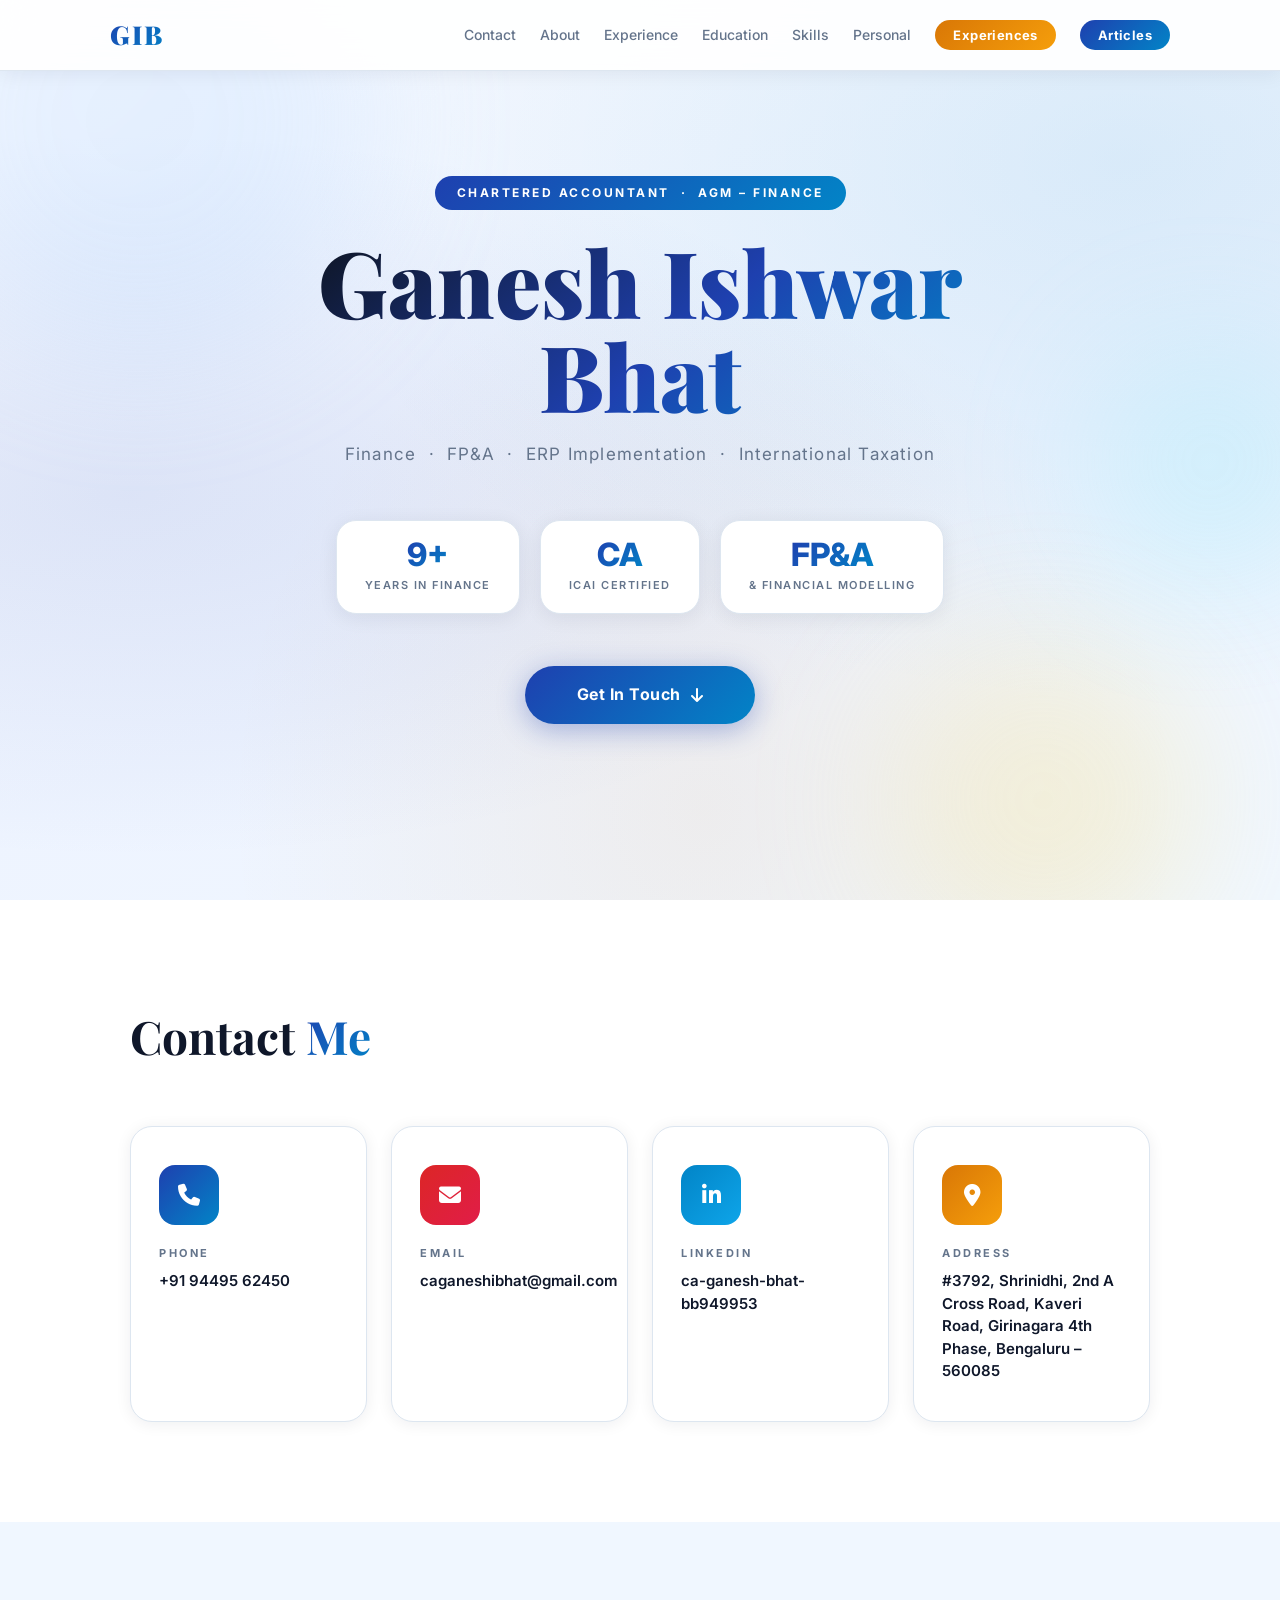
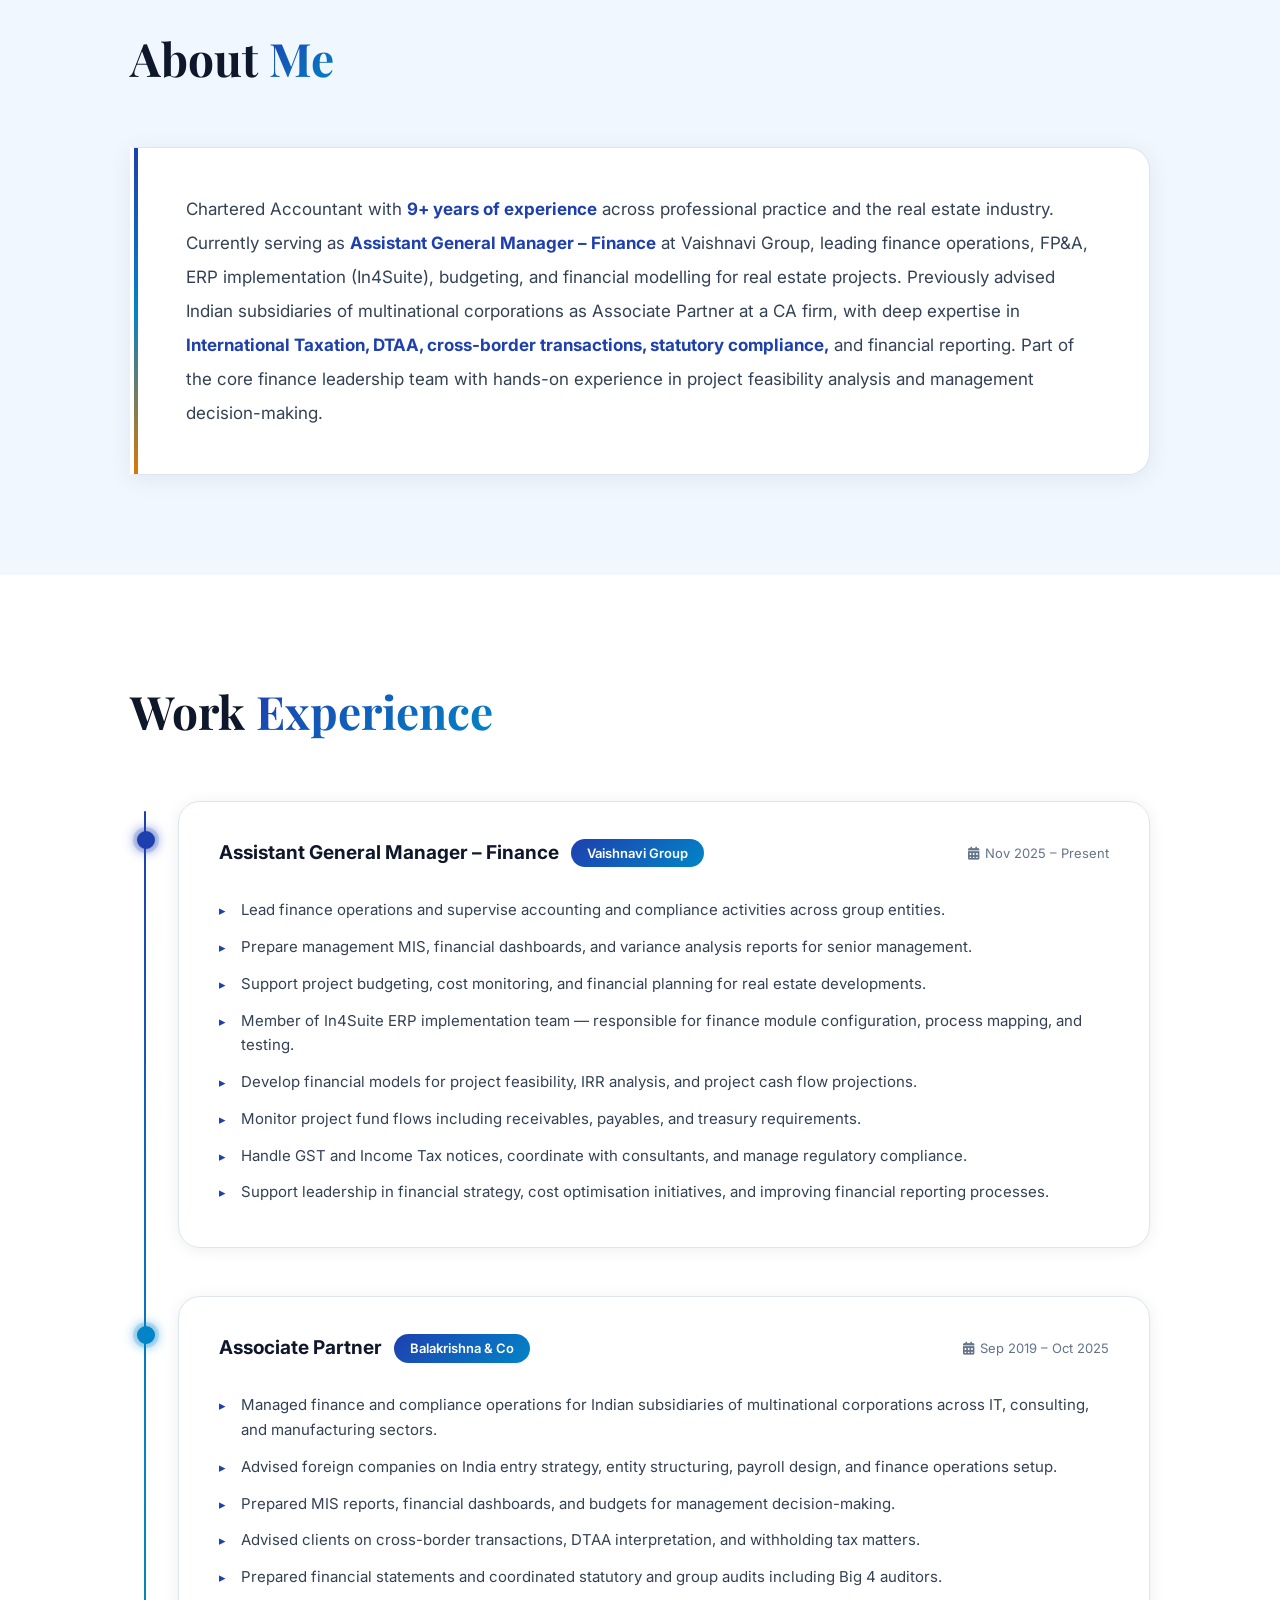
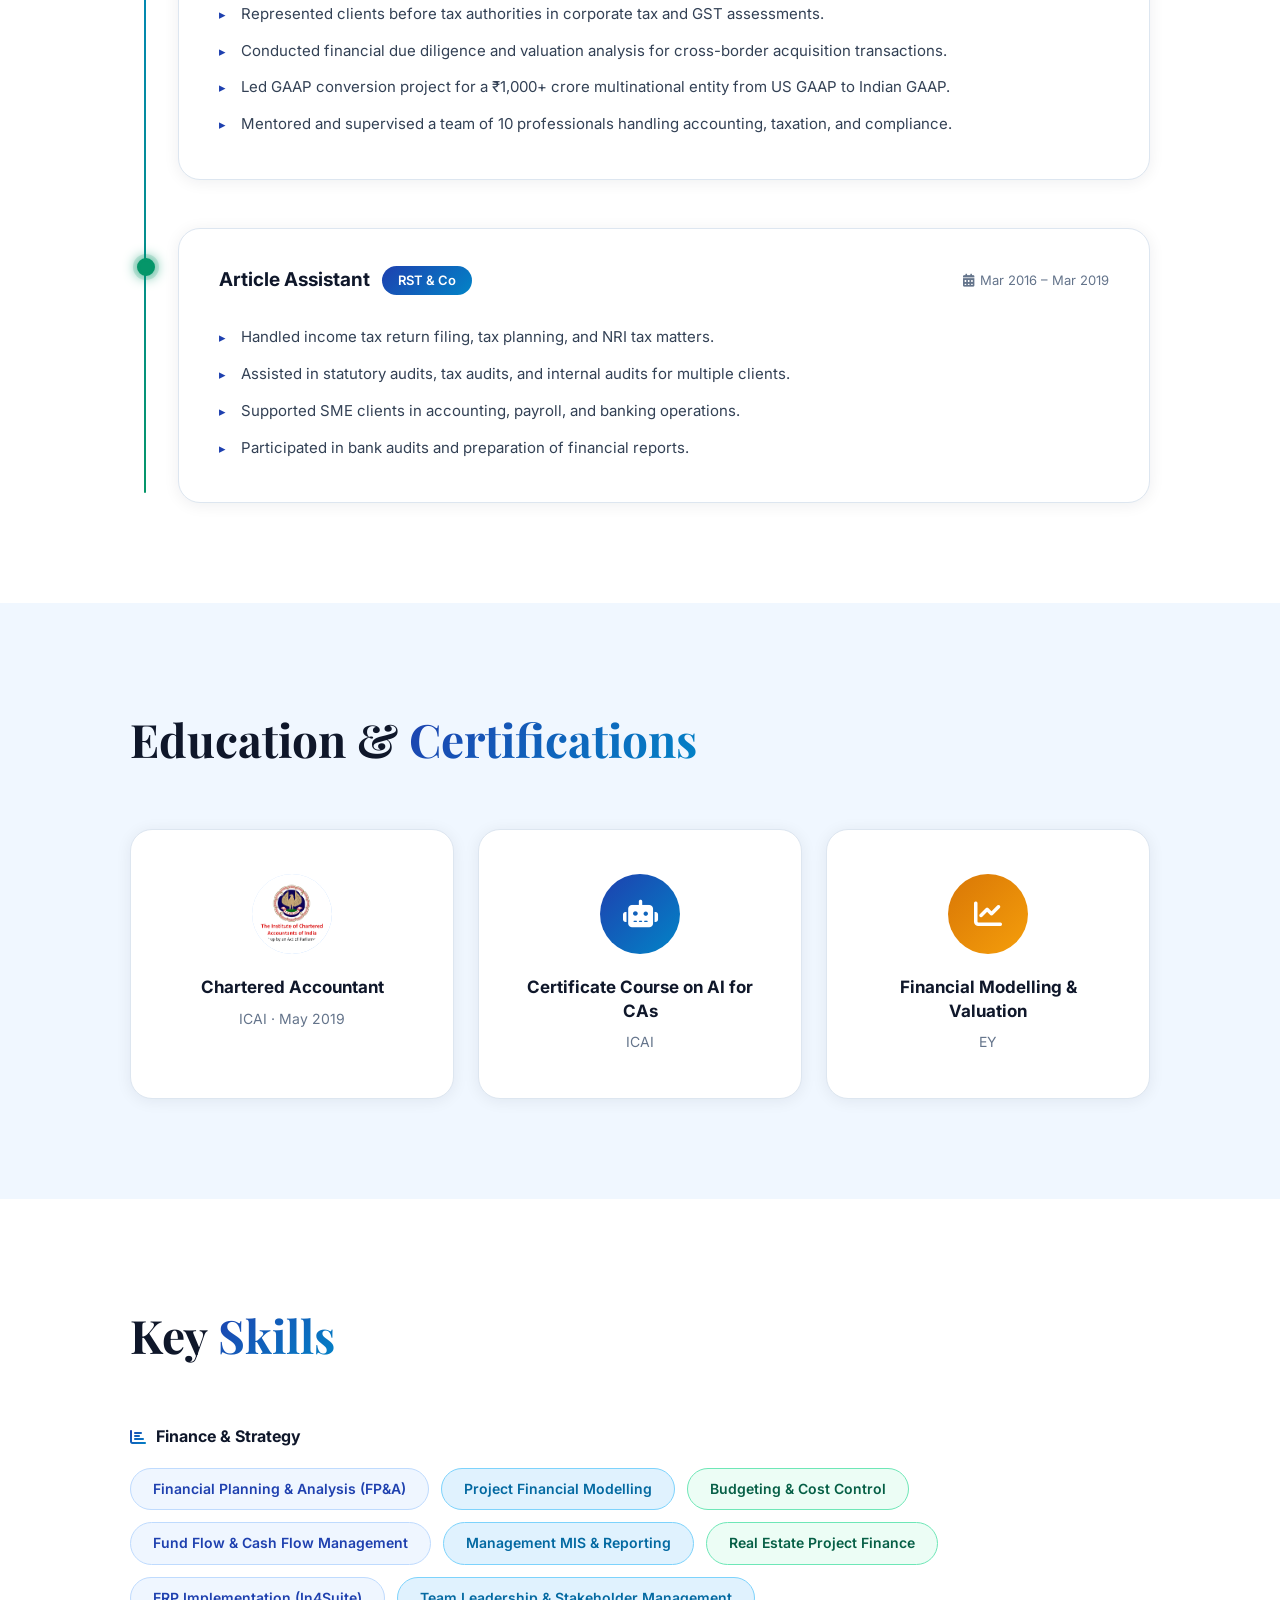
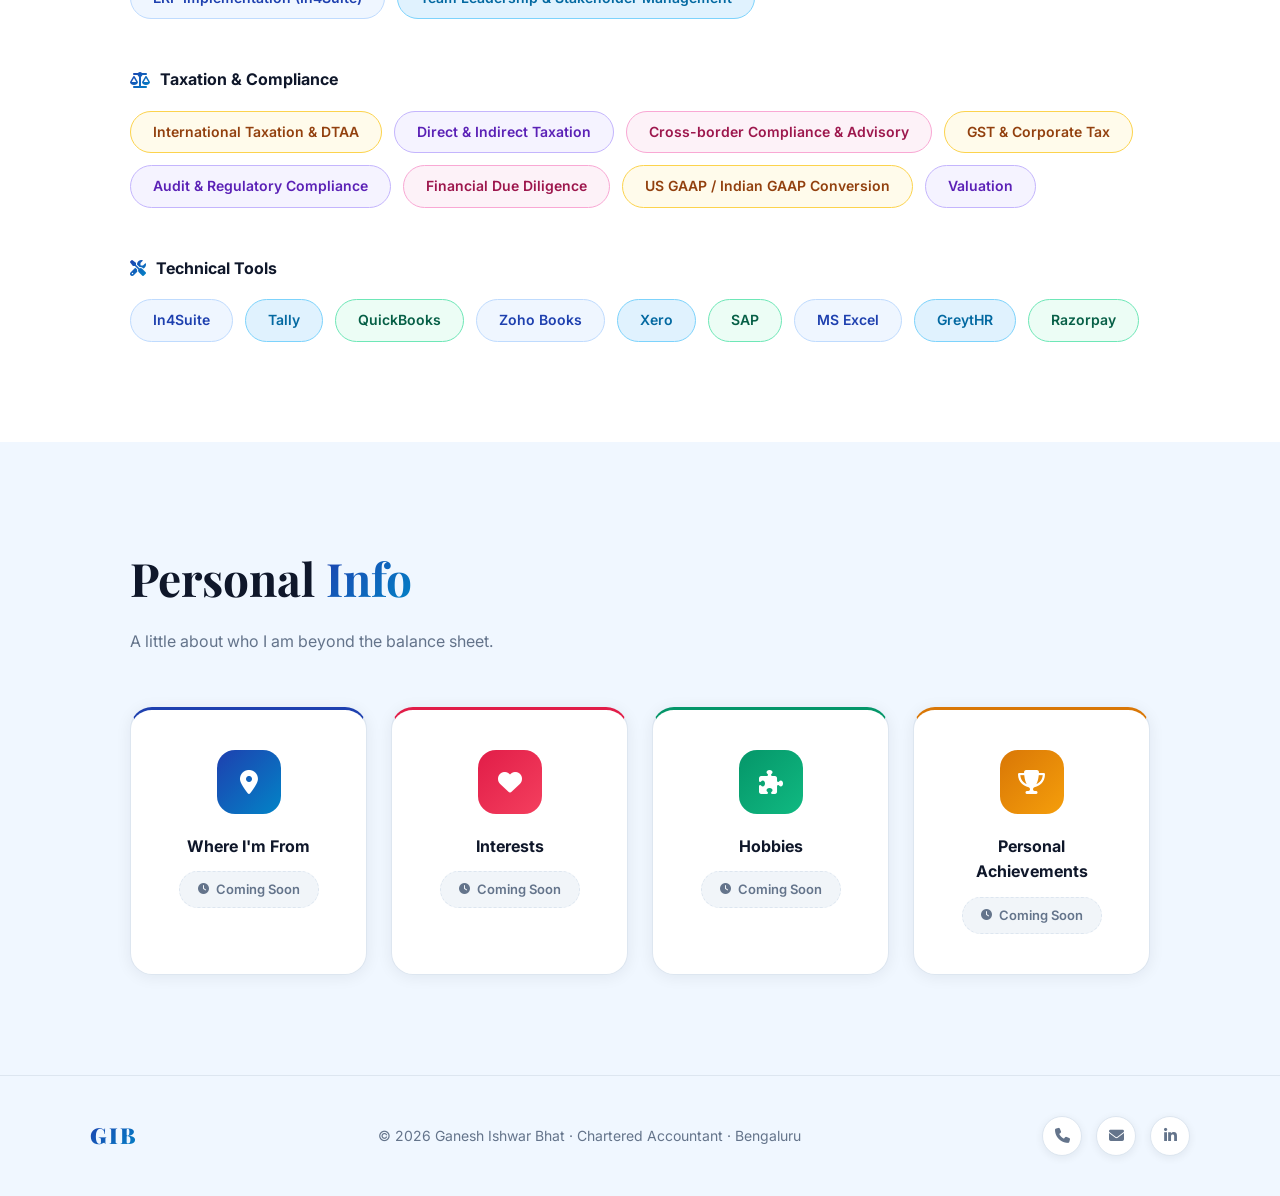
<file: index.html>
<!DOCTYPE html>
<html lang="en">
<head>
  <meta charset="UTF-8">
  <meta name="viewport" content="width=device-width, initial-scale=1.0">
  <title>Ganesh Ishwar Bhat | CA · AGM Finance · Bengaluru</title>
  <link href="https://fonts.googleapis.com/css2?family=Inter:wght@300;400;600;700;800&family=Playfair+Display:wght@700;900&display=swap" rel="stylesheet">
  <link rel="stylesheet" href="https://cdnjs.cloudflare.com/ajax/libs/font-awesome/6.5.0/css/all.min.css">
  <link rel="stylesheet" href="styles.css">
</head>
<body>

  <!-- Navigation -->
  <nav>
    <div class="nav-inner">
      <span class="nav-logo">GIB</span>
      <ul class="nav-links">
        <li><a href="#contact">Contact</a></li>
        <li><a href="#about">About</a></li>
        <li><a href="#experience">Experience</a></li>
        <li><a href="#education">Education</a></li>
        <li><a href="#skills">Skills</a></li>
        <li><a href="#personal">Personal</a></li>
        <li><a href="experiences/index.html" class="nav-pill nav-alt">Experiences</a></li>
        <li><a href="articles/article.html" class="nav-pill">Articles</a></li>
      </ul>
    </div>
  </nav>

  <!-- Hero -->
  <section class="hero" id="home">
    <div class="hero-bg"></div>
    <div class="hero-shapes">
      <div class="shape s1"></div>
      <div class="shape s2"></div>
      <div class="shape s3"></div>
    </div>
    <div class="hero-content">
      <p class="hero-tag">Chartered Accountant &nbsp;·&nbsp; AGM – Finance</p>
      <h1 class="hero-name">Ganesh Ishwar Bhat</h1>
      <p class="hero-subtitle">Finance &nbsp;·&nbsp; FP&amp;A &nbsp;·&nbsp; ERP Implementation &nbsp;·&nbsp; International Taxation</p>

      <div class="hero-highlights">
        <div class="hl-pill">
          <span class="hl-num">9+</span>
          <span class="hl-label">Years in Finance</span>
        </div>
        <div class="hl-pill">
          <span class="hl-num">CA</span>
          <span class="hl-label">ICAI Certified</span>
        </div>
        <div class="hl-pill">
          <span class="hl-num">FP&amp;A</span>
          <span class="hl-label">&amp; Financial Modelling</span>
        </div>
      </div>

      <a href="#contact" class="hero-cta">Get In Touch <i class="fas fa-arrow-down"></i></a>
    </div>
  </section>

  <!-- Contact -->
  <section class="section" id="contact">
    <div class="container">
      <h2 class="section-title">Contact <span>Me</span></h2>
      <div class="contact-grid">
        <a class="contact-card c1" href="tel:+919449562450">
          <div class="cc-icon"><i class="fas fa-phone"></i></div>
          <h3>Phone</h3>
          <p>+91 94495 62450</p>
        </a>
        <a class="contact-card c2" href="mailto:caganeshibhat@gmail.com">
          <div class="cc-icon"><i class="fas fa-envelope"></i></div>
          <h3>Email</h3>
          <p>caganeshibhat@gmail.com</p>
        </a>
        <a class="contact-card c3" href="https://www.linkedin.com/in/ca-ganesh-bhat-bb949953" target="_blank" rel="noopener">
          <div class="cc-icon"><i class="fab fa-linkedin-in"></i></div>
          <h3>LinkedIn</h3>
          <p>ca-ganesh-bhat-bb949953</p>
        </a>
        <div class="contact-card c4">
          <div class="cc-icon"><i class="fas fa-map-marker-alt"></i></div>
          <h3>Address</h3>
          <p>#3792, Shrinidhi, 2nd A Cross Road, Kaveri Road, Girinagara 4th Phase, Bengaluru – 560085</p>
        </div>
      </div>
    </div>
  </section>

  <!-- About -->
  <section class="section alt" id="about">
    <div class="container">
      <h2 class="section-title">About <span>Me</span></h2>
      <div class="about-box">
        <p>
          Chartered Accountant with <strong>9+ years of experience</strong> across professional practice and
          the real estate industry. Currently serving as <strong>Assistant General Manager – Finance</strong>
          at Vaishnavi Group, leading finance operations, FP&amp;A, ERP implementation (In4Suite), budgeting,
          and financial modelling for real estate projects. Previously advised Indian subsidiaries of
          multinational corporations as Associate Partner at a CA firm, with deep expertise in
          <strong>International Taxation, DTAA, cross-border transactions, statutory compliance,</strong>
          and financial reporting. Part of the core finance leadership team with hands-on experience in
          project feasibility analysis and management decision-making.
        </p>
      </div>
    </div>
  </section>

  <!-- Experience -->
  <section class="section" id="experience">
    <div class="container">
      <h2 class="section-title">Work <span>Experience</span></h2>
      <div class="timeline">

        <!-- Vaishnavi Group -->
        <div class="timeline-item">
          <div class="tl-dot d1"></div>
          <div class="tl-card">
            <div class="tl-header">
              <h3>Assistant General Manager – Finance</h3>
              <span class="tl-company">Vaishnavi Group</span>
              <span class="tl-date"><i class="fas fa-calendar-alt"></i> Nov 2025 – Present</span>
            </div>
            <ul>
              <li>Lead finance operations and supervise accounting and compliance activities across group entities.</li>
              <li>Prepare management MIS, financial dashboards, and variance analysis reports for senior management.</li>
              <li>Support project budgeting, cost monitoring, and financial planning for real estate developments.</li>
              <li>Member of In4Suite ERP implementation team — responsible for finance module configuration, process mapping, and testing.</li>
              <li>Develop financial models for project feasibility, IRR analysis, and project cash flow projections.</li>
              <li>Monitor project fund flows including receivables, payables, and treasury requirements.</li>
              <li>Handle GST and Income Tax notices, coordinate with consultants, and manage regulatory compliance.</li>
              <li>Support leadership in financial strategy, cost optimisation initiatives, and improving financial reporting processes.</li>
            </ul>
          </div>
        </div>

        <!-- Balakrishna & Co -->
        <div class="timeline-item">
          <div class="tl-dot d2"></div>
          <div class="tl-card">
            <div class="tl-header">
              <h3>Associate Partner</h3>
              <span class="tl-company">Balakrishna &amp; Co</span>
              <span class="tl-date"><i class="fas fa-calendar-alt"></i> Sep 2019 – Oct 2025</span>
            </div>
            <ul>
              <li>Managed finance and compliance operations for Indian subsidiaries of multinational corporations across IT, consulting, and manufacturing sectors.</li>
              <li>Advised foreign companies on India entry strategy, entity structuring, payroll design, and finance operations setup.</li>
              <li>Prepared MIS reports, financial dashboards, and budgets for management decision-making.</li>
              <li>Advised clients on cross-border transactions, DTAA interpretation, and withholding tax matters.</li>
              <li>Prepared financial statements and coordinated statutory and group audits including Big 4 auditors.</li>
              <li>Represented clients before tax authorities in corporate tax and GST assessments.</li>
              <li>Conducted financial due diligence and valuation analysis for cross-border acquisition transactions.</li>
              <li>Led GAAP conversion project for a ₹1,000+ crore multinational entity from US GAAP to Indian GAAP.</li>
              <li>Mentored and supervised a team of 10 professionals handling accounting, taxation, and compliance.</li>
            </ul>
          </div>
        </div>

        <!-- RST & Co -->
        <div class="timeline-item">
          <div class="tl-dot d3"></div>
          <div class="tl-card">
            <div class="tl-header">
              <h3>Article Assistant</h3>
              <span class="tl-company">RST &amp; Co</span>
              <span class="tl-date"><i class="fas fa-calendar-alt"></i> Mar 2016 – Mar 2019</span>
            </div>
            <ul>
              <li>Handled income tax return filing, tax planning, and NRI tax matters.</li>
              <li>Assisted in statutory audits, tax audits, and internal audits for multiple clients.</li>
              <li>Supported SME clients in accounting, payroll, and banking operations.</li>
              <li>Participated in bank audits and preparation of financial reports.</li>
            </ul>
          </div>
        </div>

      </div>
    </div>
  </section>

  <!-- Education & Certifications -->
  <section class="section alt" id="education">
    <div class="container">
      <h2 class="section-title">Education &amp; <span>Certifications</span></h2>
      <div class="edu-grid">

        <div class="edu-card e1">
          <div class="edu-icon">
            <img src="assets/icai-logo.png" alt="ICAI Logo" class="icai-logo"
                 onerror="this.style.display='none'">
          </div>
          <h3>Chartered Accountant</h3>
          <p>ICAI · May 2019</p>
        </div>

        <div class="edu-card e2">
          <div class="edu-icon"><i class="fas fa-robot"></i></div>
          <h3>Certificate Course on AI for CAs</h3>
          <p>ICAI</p>
        </div>

        <div class="edu-card e3">
          <div class="edu-icon"><i class="fas fa-chart-line"></i></div>
          <h3>Financial Modelling &amp; Valuation</h3>
          <p>EY</p>
        </div>

      </div>
    </div>
  </section>

  <!-- Skills -->
  <section class="section" id="skills">
    <div class="container">
      <h2 class="section-title">Key <span>Skills</span></h2>
      <div class="skills-block">

        <div class="skill-group">
          <h3><i class="fas fa-chart-bar"></i> Finance &amp; Strategy</h3>
          <div class="tags">
            <span class="tag t1">Financial Planning &amp; Analysis (FP&amp;A)</span>
            <span class="tag t2">Project Financial Modelling</span>
            <span class="tag t3">Budgeting &amp; Cost Control</span>
            <span class="tag t1">Fund Flow &amp; Cash Flow Management</span>
            <span class="tag t2">Management MIS &amp; Reporting</span>
            <span class="tag t3">Real Estate Project Finance</span>
            <span class="tag t1">ERP Implementation (In4Suite)</span>
            <span class="tag t2">Team Leadership &amp; Stakeholder Management</span>
          </div>
        </div>

        <div class="skill-group">
          <h3><i class="fas fa-balance-scale"></i> Taxation &amp; Compliance</h3>
          <div class="tags">
            <span class="tag t4">International Taxation &amp; DTAA</span>
            <span class="tag t5">Direct &amp; Indirect Taxation</span>
            <span class="tag t6">Cross-border Compliance &amp; Advisory</span>
            <span class="tag t4">GST &amp; Corporate Tax</span>
            <span class="tag t5">Audit &amp; Regulatory Compliance</span>
            <span class="tag t6">Financial Due Diligence</span>
            <span class="tag t4">US GAAP / Indian GAAP Conversion</span>
            <span class="tag t5">Valuation</span>
          </div>
        </div>

        <div class="skill-group">
          <h3><i class="fas fa-tools"></i> Technical Tools</h3>
          <div class="tags">
            <span class="tag t1">In4Suite</span>
            <span class="tag t2">Tally</span>
            <span class="tag t3">QuickBooks</span>
            <span class="tag t1">Zoho Books</span>
            <span class="tag t2">Xero</span>
            <span class="tag t3">SAP</span>
            <span class="tag t1">MS Excel</span>
            <span class="tag t2">GreytHR</span>
            <span class="tag t3">Razorpay</span>
          </div>
        </div>

      </div>
    </div>
  </section>

  <!-- Personal Info -->
  <section class="section alt" id="personal">
    <div class="container">
      <h2 class="section-title">Personal <span>Info</span></h2>
      <p class="section-subtitle">A little about who I am beyond the balance sheet.</p>
      <div class="personal-grid">

        <div class="personal-card pc1">
          <div class="pc-icon"><i class="fas fa-map-marker-alt"></i></div>
          <h3>Where I'm From</h3>
          <p class="coming-soon"><i class="fas fa-clock"></i> Coming Soon</p>
        </div>

        <div class="personal-card pc2">
          <div class="pc-icon"><i class="fas fa-heart"></i></div>
          <h3>Interests</h3>
          <p class="coming-soon"><i class="fas fa-clock"></i> Coming Soon</p>
        </div>

        <div class="personal-card pc3">
          <div class="pc-icon"><i class="fas fa-puzzle-piece"></i></div>
          <h3>Hobbies</h3>
          <p class="coming-soon"><i class="fas fa-clock"></i> Coming Soon</p>
        </div>

        <div class="personal-card pc4">
          <div class="pc-icon"><i class="fas fa-trophy"></i></div>
          <h3>Personal Achievements</h3>
          <p class="coming-soon"><i class="fas fa-clock"></i> Coming Soon</p>
        </div>

      </div>
    </div>
  </section>

  <!-- Footer -->
  <footer>
    <div class="footer-inner">
      <span class="nav-logo footer-logo">GIB</span>
      <p>© 2026 Ganesh Ishwar Bhat · Chartered Accountant · Bengaluru</p>
      <div class="footer-links">
        <a href="tel:+919449562450" title="Phone"><i class="fas fa-phone"></i></a>
        <a href="mailto:caganeshibhat@gmail.com" title="Email"><i class="fas fa-envelope"></i></a>
        <a href="https://www.linkedin.com/in/ca-ganesh-bhat-bb949953" target="_blank" rel="noopener" title="LinkedIn"><i class="fab fa-linkedin-in"></i></a>
      </div>
    </div>
  </footer>

</body>
</html>
</file>
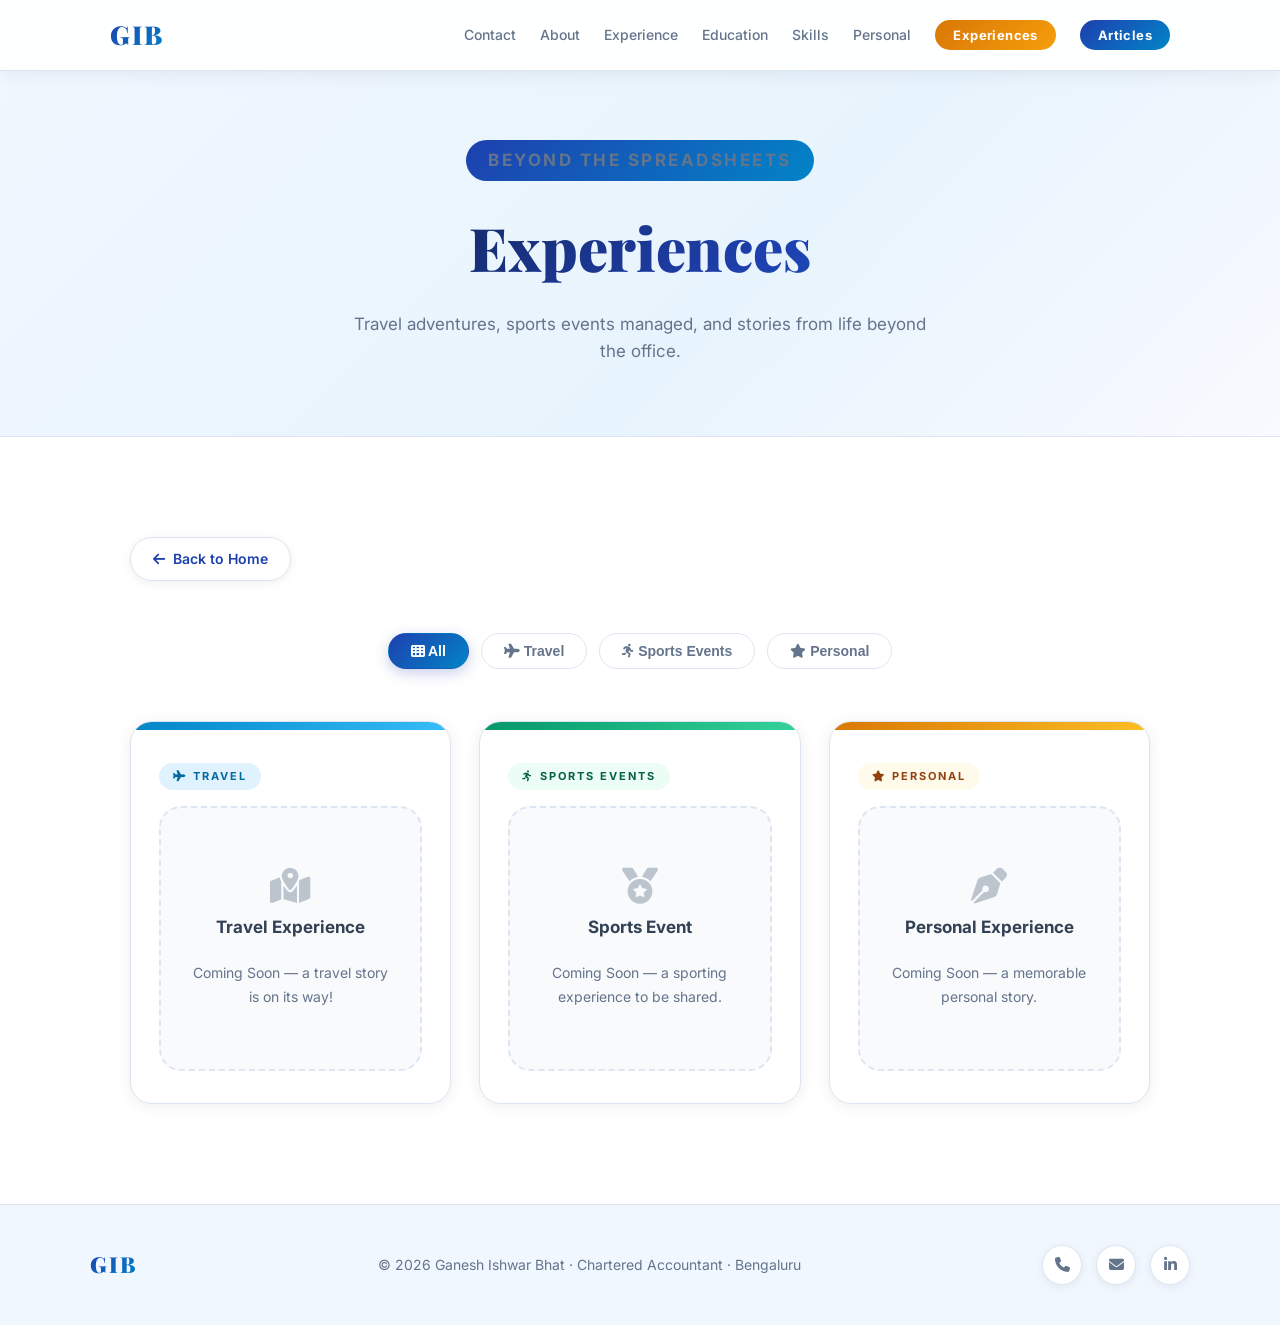
<file: experiences/index.html>
<!DOCTYPE html>
<html lang="en">
<head>
  <meta charset="UTF-8">
  <meta name="viewport" content="width=device-width, initial-scale=1.0">
  <title>Experiences | Ganesh Ishwar Bhat</title>
  <link href="https://fonts.googleapis.com/css2?family=Inter:wght@300;400;600;700;800&family=Playfair+Display:wght@700;900&display=swap" rel="stylesheet">
  <link rel="stylesheet" href="https://cdnjs.cloudflare.com/ajax/libs/font-awesome/6.5.0/css/all.min.css">
  <link rel="stylesheet" href="../styles.css">
  <style>
    .subpage-hero {
      padding: 140px 0 70px;
      background: linear-gradient(135deg, #f0f7ff 0%, #e8f4fd 60%, #f8faff 100%);
      border-bottom: 1px solid var(--border);
      text-align: center;
    }
    .subpage-hero .hero-tag { margin-bottom: 18px; }
    .subpage-hero h1 {
      font-family: 'Playfair Display', serif;
      font-size: clamp(36px, 6vw, 60px);
      font-weight: 900;
      background: linear-gradient(140deg, #0f172a 10%, var(--primary) 60%, var(--secondary) 95%);
      -webkit-background-clip: text;
      -webkit-text-fill-color: transparent;
      background-clip: text;
      margin-bottom: 16px;
    }
    .subpage-hero p {
      font-size: 17px;
      color: var(--muted);
      max-width: 580px;
      margin: 0 auto;
    }

    .exp-filter {
      display: flex;
      justify-content: center;
      gap: 12px;
      flex-wrap: wrap;
      margin-bottom: 52px;
    }
    .filter-btn {
      padding: 9px 22px;
      border-radius: 50px;
      font-size: 14px;
      font-weight: 600;
      cursor: pointer;
      border: 1.5px solid var(--border);
      background: white;
      color: var(--muted);
      transition: all 0.25s;
    }
    .filter-btn:hover, .filter-btn.active {
      background: linear-gradient(135deg, var(--primary), var(--secondary));
      color: white;
      border-color: transparent;
      box-shadow: 0 4px 14px rgba(30,64,175,0.25);
    }

    .exp-grid {
      display: grid;
      grid-template-columns: repeat(auto-fill, minmax(300px, 1fr));
      gap: 28px;
    }

    .exp-card {
      background: var(--card);
      border: 1.5px solid var(--border);
      border-radius: 22px;
      overflow: hidden;
      box-shadow: 0 2px 16px var(--shadow);
      transition: transform 0.35s cubic-bezier(.34,1.56,.64,1), box-shadow 0.35s;
    }
    .exp-card:hover {
      transform: translateY(-8px);
      box-shadow: 0 18px 48px var(--shadow-md);
    }

    .exp-card-banner {
      height: 8px;
    }
    .banner-travel   { background: linear-gradient(135deg, #0284c7, #38bdf8); }
    .banner-sports   { background: linear-gradient(135deg, #059669, #34d399); }
    .banner-personal { background: linear-gradient(135deg, #d97706, #fbbf24); }

    .exp-card-body { padding: 32px 28px; }

    .exp-category {
      display: inline-flex;
      align-items: center;
      gap: 6px;
      font-size: 11px;
      font-weight: 700;
      text-transform: uppercase;
      letter-spacing: 2px;
      padding: 5px 14px;
      border-radius: 50px;
      margin-bottom: 16px;
    }
    .cat-travel   { background: #e0f2fe; color: #0369a1; }
    .cat-sports   { background: #ecfdf5; color: #065f46; }
    .cat-personal { background: #fffbeb; color: #92400e; }

    .exp-card h3 {
      font-size: 18px;
      font-weight: 700;
      color: var(--text);
      margin-bottom: 10px;
      line-height: 1.35;
    }

    .exp-card p {
      color: var(--muted);
      font-size: 14px;
      line-height: 1.7;
    }

    .exp-coming-soon {
      display: flex;
      flex-direction: column;
      align-items: center;
      justify-content: center;
      gap: 12px;
      padding: 60px 28px;
      text-align: center;
      border: 2px dashed var(--border);
      border-radius: 22px;
      background: #f8fafc;
      color: var(--muted);
    }
    .exp-coming-soon i { font-size: 36px; opacity: 0.4; }
    .exp-coming-soon h3 { font-size: 17px; font-weight: 700; color: var(--text-sec); }
    .exp-coming-soon p  { font-size: 14px; }

    .back-link {
      display: inline-flex;
      align-items: center;
      gap: 8px;
      color: var(--primary);
      font-weight: 600;
      font-size: 14px;
      text-decoration: none;
      padding: 10px 22px;
      border-radius: 50px;
      border: 1.5px solid var(--border);
      background: white;
      transition: all 0.25s;
      box-shadow: 0 2px 10px var(--shadow);
      margin-bottom: 52px;
    }
    .back-link:hover {
      background: var(--primary);
      color: white;
      border-color: transparent;
      transform: translateX(-4px);
    }
  </style>
</head>
<body>

  <!-- Navigation -->
  <nav>
    <div class="nav-inner">
      <a href="../index.html" class="nav-logo" style="text-decoration:none;">GIB</a>
      <ul class="nav-links">
        <li><a href="../index.html#contact">Contact</a></li>
        <li><a href="../index.html#about">About</a></li>
        <li><a href="../index.html#experience">Experience</a></li>
        <li><a href="../index.html#education">Education</a></li>
        <li><a href="../index.html#skills">Skills</a></li>
        <li><a href="../index.html#personal">Personal</a></li>
        <li><a href="index.html" class="nav-pill nav-alt">Experiences</a></li>
        <li><a href="../articles/article.html" class="nav-pill">Articles</a></li>
      </ul>
    </div>
  </nav>

  <!-- Page Hero -->
  <div class="subpage-hero">
    <p class="hero-tag">Beyond the Spreadsheets</p>
    <h1>Experiences</h1>
    <p>Travel adventures, sports events managed, and stories from life beyond the office.</p>
  </div>

  <!-- Content -->
  <section class="section">
    <div class="container">

      <a href="../index.html" class="back-link">
        <i class="fas fa-arrow-left"></i> Back to Home
      </a>

      <!-- Filter buttons -->
      <div class="exp-filter">
        <button class="filter-btn active"><i class="fas fa-th"></i> All</button>
        <button class="filter-btn"><i class="fas fa-plane"></i> Travel</button>
        <button class="filter-btn"><i class="fas fa-running"></i> Sports Events</button>
        <button class="filter-btn"><i class="fas fa-star"></i> Personal</button>
      </div>

      <!-- Experience Cards Grid -->
      <div class="exp-grid">

        <!-- Placeholder — Travel -->
        <div class="exp-card">
          <div class="exp-card-banner banner-travel"></div>
          <div class="exp-card-body">
            <span class="exp-category cat-travel"><i class="fas fa-plane"></i> Travel</span>
            <div class="exp-coming-soon">
              <i class="fas fa-map-marked-alt"></i>
              <h3>Travel Experience</h3>
              <p>Coming Soon — a travel story is on its way!</p>
            </div>
          </div>
        </div>

        <!-- Placeholder — Sports -->
        <div class="exp-card">
          <div class="exp-card-banner banner-sports"></div>
          <div class="exp-card-body">
            <span class="exp-category cat-sports"><i class="fas fa-running"></i> Sports Events</span>
            <div class="exp-coming-soon">
              <i class="fas fa-medal"></i>
              <h3>Sports Event</h3>
              <p>Coming Soon — a sporting experience to be shared.</p>
            </div>
          </div>
        </div>

        <!-- Placeholder — Personal -->
        <div class="exp-card">
          <div class="exp-card-banner banner-personal"></div>
          <div class="exp-card-body">
            <span class="exp-category cat-personal"><i class="fas fa-star"></i> Personal</span>
            <div class="exp-coming-soon">
              <i class="fas fa-pen-nib"></i>
              <h3>Personal Experience</h3>
              <p>Coming Soon — a memorable personal story.</p>
            </div>
          </div>
        </div>

      </div>
    </div>
  </section>

  <!-- Footer -->
  <footer>
    <div class="footer-inner">
      <span class="nav-logo footer-logo">GIB</span>
      <p>© 2026 Ganesh Ishwar Bhat · Chartered Accountant · Bengaluru</p>
      <div class="footer-links">
        <a href="tel:+919449562450" title="Phone"><i class="fas fa-phone"></i></a>
        <a href="mailto:caganeshibhat@gmail.com" title="Email"><i class="fas fa-envelope"></i></a>
        <a href="https://www.linkedin.com/in/ca-ganesh-bhat-bb949953" target="_blank" rel="noopener" title="LinkedIn"><i class="fab fa-linkedin-in"></i></a>
      </div>
    </div>
  </footer>

</body>
</html>
</file>
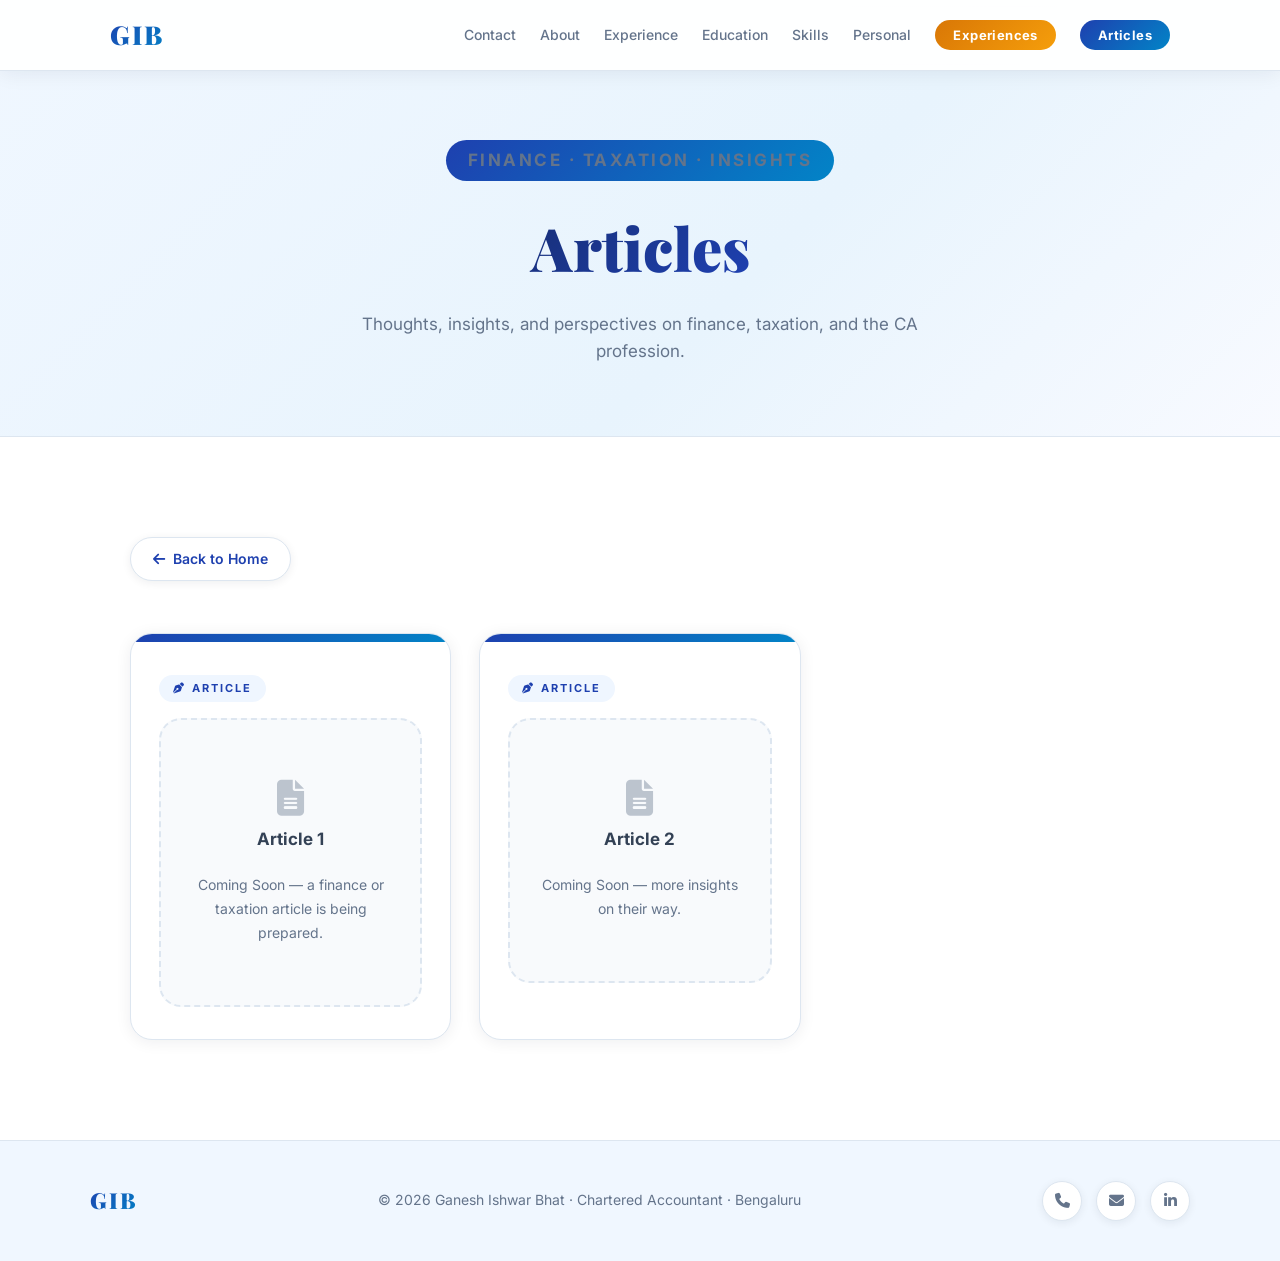
<file: articles/article.html>
<!DOCTYPE html>
<html lang="en">
<head>
  <meta charset="UTF-8">
  <meta name="viewport" content="width=device-width, initial-scale=1.0">
  <title>Articles | Ganesh Ishwar Bhat</title>
  <link href="https://fonts.googleapis.com/css2?family=Inter:wght@300;400;600;700;800&family=Playfair+Display:wght@700;900&display=swap" rel="stylesheet">
  <link rel="stylesheet" href="https://cdnjs.cloudflare.com/ajax/libs/font-awesome/6.5.0/css/all.min.css">
  <link rel="stylesheet" href="../styles.css">
  <style>
    .subpage-hero {
      padding: 140px 0 70px;
      background: linear-gradient(135deg, #f0f7ff 0%, #e8f4fd 60%, #f8faff 100%);
      border-bottom: 1px solid var(--border);
      text-align: center;
    }
    .subpage-hero .hero-tag { margin-bottom: 18px; }
    .subpage-hero h1 {
      font-family: 'Playfair Display', serif;
      font-size: clamp(36px, 6vw, 60px);
      font-weight: 900;
      background: linear-gradient(140deg, #0f172a 10%, var(--primary) 60%, var(--secondary) 95%);
      -webkit-background-clip: text;
      -webkit-text-fill-color: transparent;
      background-clip: text;
      margin-bottom: 16px;
    }
    .subpage-hero p {
      font-size: 17px;
      color: var(--muted);
      max-width: 560px;
      margin: 0 auto;
    }

    .articles-grid {
      display: grid;
      grid-template-columns: repeat(auto-fill, minmax(300px, 1fr));
      gap: 28px;
    }

    .article-card {
      background: var(--card);
      border: 1.5px solid var(--border);
      border-radius: 22px;
      overflow: hidden;
      box-shadow: 0 2px 16px var(--shadow);
      transition: transform 0.35s cubic-bezier(.34,1.56,.64,1), box-shadow 0.35s;
    }
    .article-card:hover {
      transform: translateY(-8px);
      box-shadow: 0 18px 48px var(--shadow-md);
    }

    .article-card-banner {
      height: 8px;
      background: linear-gradient(135deg, var(--primary), var(--secondary));
    }

    .article-card-body { padding: 32px 28px; }

    .article-category {
      display: inline-flex;
      align-items: center;
      gap: 6px;
      font-size: 11px;
      font-weight: 700;
      text-transform: uppercase;
      letter-spacing: 2px;
      padding: 5px 14px;
      border-radius: 50px;
      margin-bottom: 16px;
      background: #eff6ff;
      color: #1e40af;
    }

    .article-card h3 {
      font-size: 18px;
      font-weight: 700;
      color: var(--text);
      margin-bottom: 10px;
      line-height: 1.35;
    }

    .article-card p {
      color: var(--muted);
      font-size: 14px;
      line-height: 1.7;
    }

    .article-coming-soon {
      display: flex;
      flex-direction: column;
      align-items: center;
      justify-content: center;
      gap: 12px;
      padding: 60px 28px;
      text-align: center;
      border: 2px dashed var(--border);
      border-radius: 22px;
      background: #f8fafc;
      color: var(--muted);
    }
    .article-coming-soon i { font-size: 36px; opacity: 0.4; }
    .article-coming-soon h3 { font-size: 17px; font-weight: 700; color: var(--text-sec); }
    .article-coming-soon p  { font-size: 14px; }

    .back-link {
      display: inline-flex;
      align-items: center;
      gap: 8px;
      color: var(--primary);
      font-weight: 600;
      font-size: 14px;
      text-decoration: none;
      padding: 10px 22px;
      border-radius: 50px;
      border: 1.5px solid var(--border);
      background: white;
      transition: all 0.25s;
      box-shadow: 0 2px 10px var(--shadow);
      margin-bottom: 52px;
    }
    .back-link:hover {
      background: var(--primary);
      color: white;
      border-color: transparent;
      transform: translateX(-4px);
    }
  </style>
</head>
<body>

  <!-- Navigation -->
  <nav>
    <div class="nav-inner">
      <a href="../index.html" class="nav-logo" style="text-decoration:none;">GIB</a>
      <ul class="nav-links">
        <li><a href="../index.html#contact">Contact</a></li>
        <li><a href="../index.html#about">About</a></li>
        <li><a href="../index.html#experience">Experience</a></li>
        <li><a href="../index.html#education">Education</a></li>
        <li><a href="../index.html#skills">Skills</a></li>
        <li><a href="../index.html#personal">Personal</a></li>
        <li><a href="../experiences/index.html" class="nav-pill nav-alt">Experiences</a></li>
        <li><a href="article.html" class="nav-pill">Articles</a></li>
      </ul>
    </div>
  </nav>

  <!-- Page Hero -->
  <div class="subpage-hero">
    <p class="hero-tag">Finance · Taxation · Insights</p>
    <h1>Articles</h1>
    <p>Thoughts, insights, and perspectives on finance, taxation, and the CA profession.</p>
  </div>

  <!-- Content -->
  <section class="section">
    <div class="container">

      <a href="../index.html" class="back-link">
        <i class="fas fa-arrow-left"></i> Back to Home
      </a>

      <!-- Articles Grid -->
      <div class="articles-grid">

        <!-- Placeholder 1 -->
        <div class="article-card">
          <div class="article-card-banner"></div>
          <div class="article-card-body">
            <span class="article-category"><i class="fas fa-pen-nib"></i> Article</span>
            <div class="article-coming-soon">
              <i class="fas fa-file-alt"></i>
              <h3>Article 1</h3>
              <p>Coming Soon — a finance or taxation article is being prepared.</p>
            </div>
          </div>
        </div>

        <!-- Placeholder 2 -->
        <div class="article-card">
          <div class="article-card-banner"></div>
          <div class="article-card-body">
            <span class="article-category"><i class="fas fa-pen-nib"></i> Article</span>
            <div class="article-coming-soon">
              <i class="fas fa-file-alt"></i>
              <h3>Article 2</h3>
              <p>Coming Soon — more insights on their way.</p>
            </div>
          </div>
        </div>

      </div>
    </div>
  </section>

  <!-- Footer -->
  <footer>
    <div class="footer-inner">
      <span class="nav-logo footer-logo">GIB</span>
      <p>© 2026 Ganesh Ishwar Bhat · Chartered Accountant · Bengaluru</p>
      <div class="footer-links">
        <a href="tel:+919449562450" title="Phone"><i class="fas fa-phone"></i></a>
        <a href="mailto:caganeshibhat@gmail.com" title="Email"><i class="fas fa-envelope"></i></a>
        <a href="https://www.linkedin.com/in/ca-ganesh-bhat-bb949953" target="_blank" rel="noopener" title="LinkedIn"><i class="fab fa-linkedin-in"></i></a>
      </div>
    </div>
  </footer>

</body>
</html>
</file>
<file: styles.css>
/* =============================================
   GANESH ISHWAR BHAT — Personal Brand Website
   Light Theme
   ============================================= */

:root {
  --primary:   #1e40af;   /* deep blue      */
  --secondary: #0284c7;   /* sky blue       */
  --accent:    #d97706;   /* amber / gold   */
  --green:     #059669;   /* emerald        */
  --purple:    #7c3aed;   /* violet         */
  --pink:      #be185d;   /* rose           */

  --bg:        #ffffff;
  --bg-alt:    #f0f7ff;
  --card:      #ffffff;
  --border:    #dde6f0;
  --shadow:    rgba(15, 23, 42, 0.07);
  --shadow-md: rgba(15, 23, 42, 0.13);

  --text:      #0f172a;
  --text-sec:  #334155;
  --muted:     #64748b;

  /* tag palette */
  --c1: #1e40af;
  --c2: #0284c7;
  --c3: #059669;
  --c4: #d97706;
  --c5: #7c3aed;
  --c6: #be185d;
}

*, *::before, *::after {
  margin: 0; padding: 0; box-sizing: border-box;
}

html { scroll-behavior: smooth; }

body {
  font-family: 'Inter', sans-serif;
  background: var(--bg);
  color: var(--text);
  line-height: 1.6;
  overflow-x: hidden;
}

/* ============ NAVIGATION ============ */
nav {
  position: fixed;
  top: 0; width: 100%;
  z-index: 200;
  background: rgba(255, 255, 255, 0.92);
  backdrop-filter: blur(16px);
  -webkit-backdrop-filter: blur(16px);
  border-bottom: 1px solid var(--border);
  box-shadow: 0 2px 20px var(--shadow);
}

.nav-inner {
  max-width: 1140px;
  margin: auto;
  padding: 14px 40px;
  display: flex;
  align-items: center;
  justify-content: space-between;
}

.nav-logo {
  font-family: 'Playfair Display', serif;
  font-size: 26px;
  font-weight: 900;
  background: linear-gradient(135deg, var(--primary), var(--secondary));
  -webkit-background-clip: text;
  -webkit-text-fill-color: transparent;
  background-clip: text;
  letter-spacing: 2px;
}

.nav-links {
  list-style: none;
  display: flex;
  align-items: center;
  gap: 24px;
}

.nav-links a {
  color: var(--muted);
  text-decoration: none;
  font-size: 14px;
  font-weight: 500;
  transition: color 0.25s;
}

.nav-links a:hover { color: var(--primary); }

.nav-links .nav-pill {
  background: linear-gradient(135deg, var(--primary), var(--secondary));
  color: white !important;
  padding: 7px 18px;
  border-radius: 50px;
  font-weight: 700;
  font-size: 13px;
  letter-spacing: 0.4px;
  transition: box-shadow 0.3s, transform 0.3s;
}

.nav-links .nav-pill:hover {
  box-shadow: 0 4px 18px rgba(30, 64, 175, 0.35);
  transform: translateY(-2px);
}

.nav-links .nav-pill.nav-alt {
  background: linear-gradient(135deg, var(--accent), #f59e0b);
}

.nav-links .nav-pill.nav-alt:hover {
  box-shadow: 0 4px 18px rgba(217, 119, 6, 0.35);
}

/* ============ HERO ============ */
.hero {
  min-height: 100vh;
  display: flex;
  align-items: center;
  justify-content: center;
  position: relative;
  overflow: hidden;
  text-align: center;
}

.hero-bg {
  position: absolute; inset: 0;
  background:
    radial-gradient(ellipse at 10% 55%, rgba(30, 64, 175, 0.10) 0%, transparent 52%),
    radial-gradient(ellipse at 88% 18%, rgba(2, 132, 199, 0.10) 0%, transparent 52%),
    radial-gradient(ellipse at 55% 90%, rgba(217, 119, 6, 0.07) 0%, transparent 48%),
    linear-gradient(160deg, #f8faff 0%, #eef4ff 60%, #f0f7ff 100%);
}

/* Floating accent shapes */
.hero-shapes .shape {
  position: absolute;
  border-radius: 50%;
  filter: blur(72px);
  opacity: 0.22;
  animation: float 11s ease-in-out infinite;
}

.s1 {
  width: 480px; height: 480px;
  background: linear-gradient(135deg, #bfdbfe, #93c5fd);
  top: -120px; left: -100px;
  animation-delay: 0s;
}

.s2 {
  width: 320px; height: 320px;
  background: linear-gradient(135deg, #fde68a, #fcd34d);
  bottom: -60px; right: 6%;
  animation-delay: 3.5s;
}

.s3 {
  width: 240px; height: 240px;
  background: linear-gradient(135deg, #a5f3fc, #67e8f9);
  top: 38%; right: -50px;
  animation-delay: 7s;
}

@keyframes float {
  0%, 100% { transform: translateY(0) scale(1); }
  50%       { transform: translateY(-22px) scale(1.05); }
}

.hero-content {
  position: relative;
  z-index: 2;
  padding: 24px;
  max-width: 840px;
}

.hero-tag {
  display: inline-block;
  background: linear-gradient(135deg, var(--primary), var(--secondary));
  color: white;
  font-size: 12px;
  font-weight: 700;
  letter-spacing: 2.5px;
  text-transform: uppercase;
  padding: 7px 22px;
  border-radius: 50px;
  margin-bottom: 24px;
}

.hero-name {
  font-family: 'Playfair Display', serif;
  font-size: clamp(42px, 8.5vw, 92px);
  font-weight: 900;
  line-height: 1.03;
  background: linear-gradient(140deg, #0f172a 10%, var(--primary) 55%, var(--secondary) 90%);
  -webkit-background-clip: text;
  -webkit-text-fill-color: transparent;
  background-clip: text;
  margin-bottom: 18px;
}

.hero-subtitle {
  font-size: 17px;
  color: var(--muted);
  margin-bottom: 52px;
  letter-spacing: 1.2px;
}

/* Hero highlight pills */
.hero-highlights {
  display: flex;
  justify-content: center;
  gap: 20px;
  flex-wrap: wrap;
  margin-bottom: 52px;
}

.hl-pill {
  display: flex;
  flex-direction: column;
  align-items: center;
  background: white;
  border: 1.5px solid var(--border);
  border-radius: 20px;
  padding: 18px 28px;
  min-width: 150px;
  box-shadow: 0 4px 20px var(--shadow);
  transition: transform 0.3s, box-shadow 0.3s, border-color 0.3s;
}

.hl-pill:hover {
  transform: translateY(-6px);
  box-shadow: 0 12px 36px var(--shadow-md);
  border-color: var(--primary);
}

.hl-num {
  font-size: 32px;
  font-weight: 800;
  line-height: 1;
  background: linear-gradient(135deg, var(--primary), var(--secondary));
  -webkit-background-clip: text;
  -webkit-text-fill-color: transparent;
  background-clip: text;
  margin-bottom: 6px;
}

.hl-label {
  font-size: 11px;
  color: var(--muted);
  text-transform: uppercase;
  letter-spacing: 1.5px;
  font-weight: 600;
  text-align: center;
}

.hero-cta {
  display: inline-flex;
  align-items: center;
  gap: 10px;
  background: linear-gradient(135deg, var(--primary), var(--secondary));
  color: white;
  text-decoration: none;
  padding: 16px 52px;
  border-radius: 50px;
  font-weight: 700;
  font-size: 16px;
  transition: transform 0.3s, box-shadow 0.3s;
  box-shadow: 0 6px 28px rgba(30, 64, 175, 0.35);
  letter-spacing: 0.5px;
}

.hero-cta:hover {
  transform: translateY(-4px);
  box-shadow: 0 14px 44px rgba(30, 64, 175, 0.50);
}

/* ============ SECTIONS ============ */
.section { padding: 100px 0; }

.section.alt { background: var(--bg-alt); }

.container {
  max-width: 1100px;
  margin: auto;
  padding: 0 40px;
}

.section-title {
  font-family: 'Playfair Display', serif;
  font-size: clamp(30px, 5vw, 46px);
  font-weight: 700;
  margin-bottom: 14px;
  color: var(--text);
}

.section-title span {
  background: linear-gradient(135deg, var(--primary), var(--secondary));
  -webkit-background-clip: text;
  -webkit-text-fill-color: transparent;
  background-clip: text;
}

.section-subtitle {
  color: var(--muted);
  font-size: 16px;
  margin-bottom: 52px;
}

.section-title + .section-subtitle {
  margin-top: 0;
}

/* when there's no subtitle, title margin handles spacing */
.section-title:not(:has(+ .section-subtitle)) {
  margin-bottom: 52px;
}

/* ============ CONTACT ============ */
.contact-grid {
  display: grid;
  grid-template-columns: repeat(auto-fit, minmax(220px, 1fr));
  gap: 24px;
  margin-top: 52px;
}

.contact-card {
  background: var(--card);
  border: 1.5px solid var(--border);
  border-radius: 22px;
  padding: 38px 28px;
  text-decoration: none;
  color: var(--text);
  display: block;
  box-shadow: 0 2px 16px var(--shadow);
  transition: transform 0.35s cubic-bezier(.34,1.56,.64,1), box-shadow 0.35s, border-color 0.35s;
}

.contact-card:hover { transform: translateY(-10px); }

.cc-icon {
  width: 60px; height: 60px;
  border-radius: 16px;
  display: flex;
  align-items: center;
  justify-content: center;
  font-size: 22px;
  margin-bottom: 20px;
  color: white;
}

.c1 .cc-icon { background: linear-gradient(135deg, var(--primary), var(--secondary)); }
.c2 .cc-icon { background: linear-gradient(135deg, #dc2626, #e11d48); }
.c3 .cc-icon { background: linear-gradient(135deg, #0284c7, #0ea5e9); }
.c4 .cc-icon { background: linear-gradient(135deg, var(--accent), #f59e0b); }

.c1:hover { border-color: var(--primary);   box-shadow: 0 20px 56px rgba( 30, 64,175, 0.15); }
.c2:hover { border-color: #dc2626;           box-shadow: 0 20px 56px rgba(220, 38, 38, 0.15); }
.c3:hover { border-color: var(--secondary);  box-shadow: 0 20px 56px rgba(  2,132,199, 0.15); }
.c4:hover { border-color: var(--accent);     box-shadow: 0 20px 56px rgba(217,119,  6, 0.15); }

.contact-card h3 {
  font-size: 11px;
  font-weight: 700;
  text-transform: uppercase;
  letter-spacing: 2.5px;
  color: var(--muted);
  margin-bottom: 8px;
}

.contact-card p {
  font-size: 15px;
  font-weight: 600;
  color: var(--text);
  line-height: 1.5;
}

/* ============ ABOUT ============ */
.about-box {
  background: var(--card);
  border-left: 4px solid transparent;
  border-radius: 0 22px 22px 0;
  padding: 44px 52px;
  font-size: 17px;
  line-height: 2;
  color: var(--text-sec);
  position: relative;
  overflow: hidden;
  box-shadow: 0 4px 24px var(--shadow);
  border: 1.5px solid var(--border);
  border-left: 4px solid transparent;
  margin-top: 52px;
}

.about-box::before {
  content: '';
  position: absolute;
  left: 0; top: 0; bottom: 0;
  width: 4px;
  background: linear-gradient(180deg, var(--primary), var(--secondary), var(--accent));
}

.about-box strong {
  color: var(--primary);
  font-weight: 700;
}

/* ============ TIMELINE ============ */
.timeline {
  position: relative;
  padding-left: 48px;
  margin-top: 52px;
}

.timeline::before {
  content: '';
  position: absolute;
  left: 14px; top: 10px; bottom: 10px;
  width: 2px;
  background: linear-gradient(180deg, var(--primary), var(--secondary), var(--green));
  border-radius: 2px;
}

.timeline-item {
  position: relative;
  margin-bottom: 48px;
}

.timeline-item:last-child { margin-bottom: 0; }

.tl-dot {
  position: absolute;
  left: -41px; top: 30px;
  width: 18px; height: 18px;
  border-radius: 50%;
  border: 3px solid;
}

.d1 {
  background: var(--primary);
  border-color: var(--primary);
  box-shadow: 0 0 0 4px rgba(30, 64, 175, 0.15), 0 0 14px var(--primary);
}

.d2 {
  background: var(--secondary);
  border-color: var(--secondary);
  box-shadow: 0 0 0 4px rgba(2, 132, 199, 0.15), 0 0 14px var(--secondary);
}

.d3 {
  background: var(--green);
  border-color: var(--green);
  box-shadow: 0 0 0 4px rgba(5, 150, 105, 0.15), 0 0 14px var(--green);
}

.tl-card {
  background: var(--card);
  border: 1.5px solid var(--border);
  border-radius: 22px;
  padding: 36px 40px;
  box-shadow: 0 2px 16px var(--shadow);
  transition: transform 0.3s, box-shadow 0.3s;
}

.tl-card:hover {
  transform: translateX(6px);
  box-shadow: -6px 0 40px rgba(30, 64, 175, 0.10);
}

.tl-header {
  display: flex;
  align-items: center;
  flex-wrap: wrap;
  gap: 12px;
  margin-bottom: 24px;
}

.tl-header h3 {
  font-size: 19px;
  font-weight: 700;
  color: var(--text);
}

.tl-company {
  background: linear-gradient(135deg, var(--primary), var(--secondary));
  color: white;
  padding: 4px 16px;
  border-radius: 50px;
  font-size: 13px;
  font-weight: 600;
}

.tl-date {
  color: var(--muted);
  font-size: 13px;
  margin-left: auto;
  display: flex;
  align-items: center;
  gap: 6px;
}

.tl-card ul { list-style: none; }

.tl-card ul li {
  padding: 6px 0 6px 22px;
  color: var(--text-sec);
  position: relative;
  line-height: 1.65;
  font-size: 15px;
}

.tl-card ul li::before {
  content: '▸';
  position: absolute;
  left: 0;
  color: var(--primary);
  font-size: 13px;
  top: 8px;
}

/* ============ EDUCATION ============ */
.edu-grid {
  display: grid;
  grid-template-columns: repeat(auto-fit, minmax(260px, 1fr));
  gap: 24px;
  margin-top: 52px;
}

.edu-card {
  background: var(--card);
  border: 1.5px solid var(--border);
  border-radius: 22px;
  padding: 44px 32px;
  text-align: center;
  box-shadow: 0 2px 16px var(--shadow);
  transition: transform 0.35s cubic-bezier(.34,1.56,.64,1), box-shadow 0.35s, border-color 0.35s;
}

.edu-card:hover { transform: translateY(-8px); }

.edu-icon {
  width: 80px; height: 80px;
  border-radius: 50%;
  display: flex;
  align-items: center;
  justify-content: center;
  font-size: 28px;
  color: white;
  margin: 0 auto 22px;
  overflow: hidden;
}

.icai-logo {
  width: 100%;
  height: 100%;
  object-fit: contain;
  border-radius: 50%;
  background: white;
  padding: 6px;
}

.e1 .edu-icon { background: linear-gradient(135deg, #dbeafe, #bfdbfe); }
.e1:hover { border-color: var(--primary); box-shadow: 0 20px 56px rgba(30, 64, 175, 0.15); }

.e2 .edu-icon { background: linear-gradient(135deg, var(--primary), var(--secondary)); }
.e2:hover { border-color: var(--secondary); box-shadow: 0 20px 56px rgba(2, 132, 199, 0.15); }

.e3 .edu-icon { background: linear-gradient(135deg, var(--accent), #f59e0b); }
.e3:hover { border-color: var(--accent); box-shadow: 0 20px 56px rgba(217, 119, 6, 0.15); }

.edu-card h3 {
  font-size: 17px;
  font-weight: 700;
  color: var(--text);
  margin-bottom: 8px;
  line-height: 1.4;
}

.edu-card p { color: var(--muted); font-size: 14px; }

/* ============ SKILLS ============ */
.skills-block {
  display: flex;
  flex-direction: column;
  gap: 48px;
  margin-top: 52px;
}

.skill-group h3 {
  font-size: 16px;
  font-weight: 700;
  color: var(--text);
  margin-bottom: 18px;
  display: flex;
  align-items: center;
  gap: 10px;
}

.skill-group h3 i {
  background: linear-gradient(135deg, var(--primary), var(--secondary));
  -webkit-background-clip: text;
  -webkit-text-fill-color: transparent;
  background-clip: text;
}

.tags { display: flex; flex-wrap: wrap; gap: 12px; }

.tag {
  padding: 9px 22px;
  border-radius: 50px;
  font-size: 14px;
  font-weight: 600;
  transition: transform 0.2s, box-shadow 0.2s;
  cursor: default;
}

.tag:hover {
  transform: scale(1.06);
  box-shadow: 0 4px 16px var(--shadow-md);
}

.t1 { background: #eff6ff; color: #1e40af; border: 1.5px solid #bfdbfe; }
.t2 { background: #e0f2fe; color: #0369a1; border: 1.5px solid #7dd3fc; }
.t3 { background: #ecfdf5; color: #065f46; border: 1.5px solid #6ee7b7; }
.t4 { background: #fffbeb; color: #92400e; border: 1.5px solid #fcd34d; }
.t5 { background: #f5f3ff; color: #5b21b6; border: 1.5px solid #c4b5fd; }
.t6 { background: #fdf2f8; color: #9d174d; border: 1.5px solid #f9a8d4; }

/* ============ PERSONAL INFO ============ */
.personal-grid {
  display: grid;
  grid-template-columns: repeat(auto-fit, minmax(220px, 1fr));
  gap: 24px;
  margin-top: 52px;
}

.personal-card {
  background: var(--card);
  border: 1.5px solid var(--border);
  border-radius: 22px;
  padding: 40px 28px;
  text-align: center;
  box-shadow: 0 2px 16px var(--shadow);
  transition: transform 0.35s cubic-bezier(.34,1.56,.64,1), box-shadow 0.35s, border-color 0.35s;
}

.personal-card:hover {
  transform: translateY(-8px);
  box-shadow: 0 16px 48px var(--shadow-md);
}

.pc-icon {
  width: 64px; height: 64px;
  border-radius: 18px;
  display: flex;
  align-items: center;
  justify-content: center;
  font-size: 24px;
  color: white;
  margin: 0 auto 20px;
}

.pc1 { border-top: 3px solid var(--primary); }
.pc2 { border-top: 3px solid #e11d48; }
.pc3 { border-top: 3px solid var(--green); }
.pc4 { border-top: 3px solid var(--accent); }

.pc1 .pc-icon { background: linear-gradient(135deg, var(--primary), var(--secondary)); }
.pc2 .pc-icon { background: linear-gradient(135deg, #e11d48, #f43f5e); }
.pc3 .pc-icon { background: linear-gradient(135deg, var(--green), #10b981); }
.pc4 .pc-icon { background: linear-gradient(135deg, var(--accent), #f59e0b); }

.pc1:hover { border-color: var(--primary); box-shadow: 0 20px 56px rgba(30, 64, 175, 0.12); }
.pc2:hover { border-color: #e11d48;         box-shadow: 0 20px 56px rgba(225, 29, 72, 0.12); }
.pc3:hover { border-color: var(--green);    box-shadow: 0 20px 56px rgba(5, 150, 105, 0.12); }
.pc4:hover { border-color: var(--accent);   box-shadow: 0 20px 56px rgba(217, 119, 6, 0.12); }

.personal-card h3 {
  font-size: 16px;
  font-weight: 700;
  color: var(--text);
  margin-bottom: 12px;
}

.coming-soon {
  display: inline-flex;
  align-items: center;
  gap: 7px;
  background: #f1f5f9;
  color: var(--muted);
  font-size: 13px;
  font-weight: 600;
  padding: 7px 18px;
  border-radius: 50px;
  border: 1px dashed var(--border);
}

.coming-soon i { font-size: 11px; }

/* ============ FOOTER ============ */
footer {
  border-top: 1px solid var(--border);
  padding: 40px;
  background: var(--bg-alt);
}

.footer-inner {
  max-width: 1100px;
  margin: auto;
  display: flex;
  align-items: center;
  justify-content: space-between;
  flex-wrap: wrap;
  gap: 20px;
}

.footer-logo { font-size: 22px; }

footer p { color: var(--muted); font-size: 14px; }

.footer-links { display: flex; gap: 14px; }

.footer-links a {
  width: 40px; height: 40px;
  border-radius: 50%;
  background: white;
  border: 1.5px solid var(--border);
  color: var(--muted);
  display: flex;
  align-items: center;
  justify-content: center;
  text-decoration: none;
  font-size: 15px;
  box-shadow: 0 2px 8px var(--shadow);
  transition: color 0.3s, border-color 0.3s, background 0.3s, transform 0.3s;
}

.footer-links a:hover {
  color: white;
  background: linear-gradient(135deg, var(--primary), var(--secondary));
  border-color: transparent;
  transform: translateY(-3px);
}

/* ============ RESPONSIVE ============ */
@media (max-width: 900px) {
  .nav-links { gap: 16px; }
  .nav-links li:not(:nth-last-child(-n+2)) { display: none; }
}

@media (max-width: 768px) {
  .nav-inner { padding: 12px 20px; }

  .hero-highlights { gap: 12px; }
  .hl-pill { min-width: 120px; padding: 14px 18px; }
  .hl-num { font-size: 26px; }

  .container { padding: 0 20px; }
  .section { padding: 72px 0; }

  .about-box { padding: 28px 24px; font-size: 16px; }

  .tl-card { padding: 26px 22px; }
  .tl-date { margin-left: 0; width: 100%; }

  .footer-inner {
    flex-direction: column;
    align-items: center;
    text-align: center;
  }
}

@media (max-width: 480px) {
  .hero-highlights { flex-direction: column; align-items: center; }
  .hl-pill { width: 80%; max-width: 260px; flex-direction: row; gap: 12px; }
  .hl-label { text-align: left; }
}
</file>
